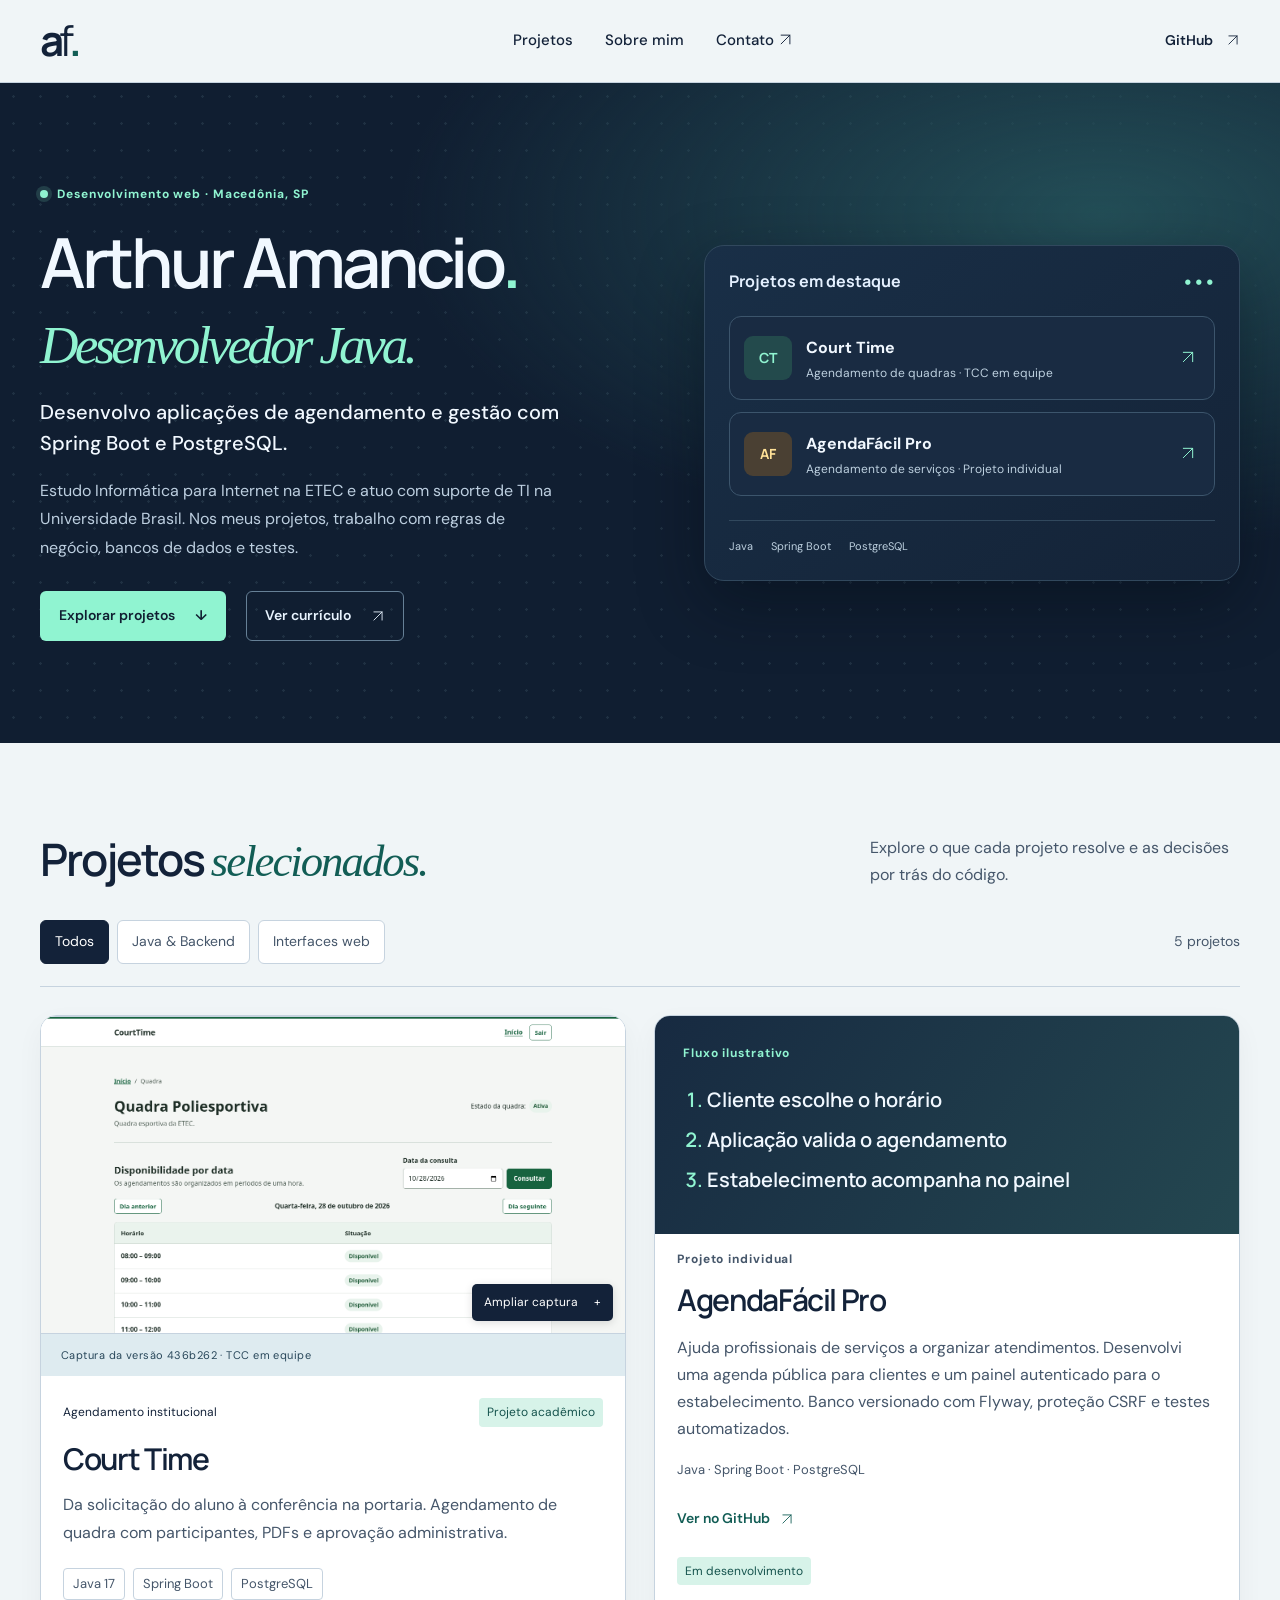
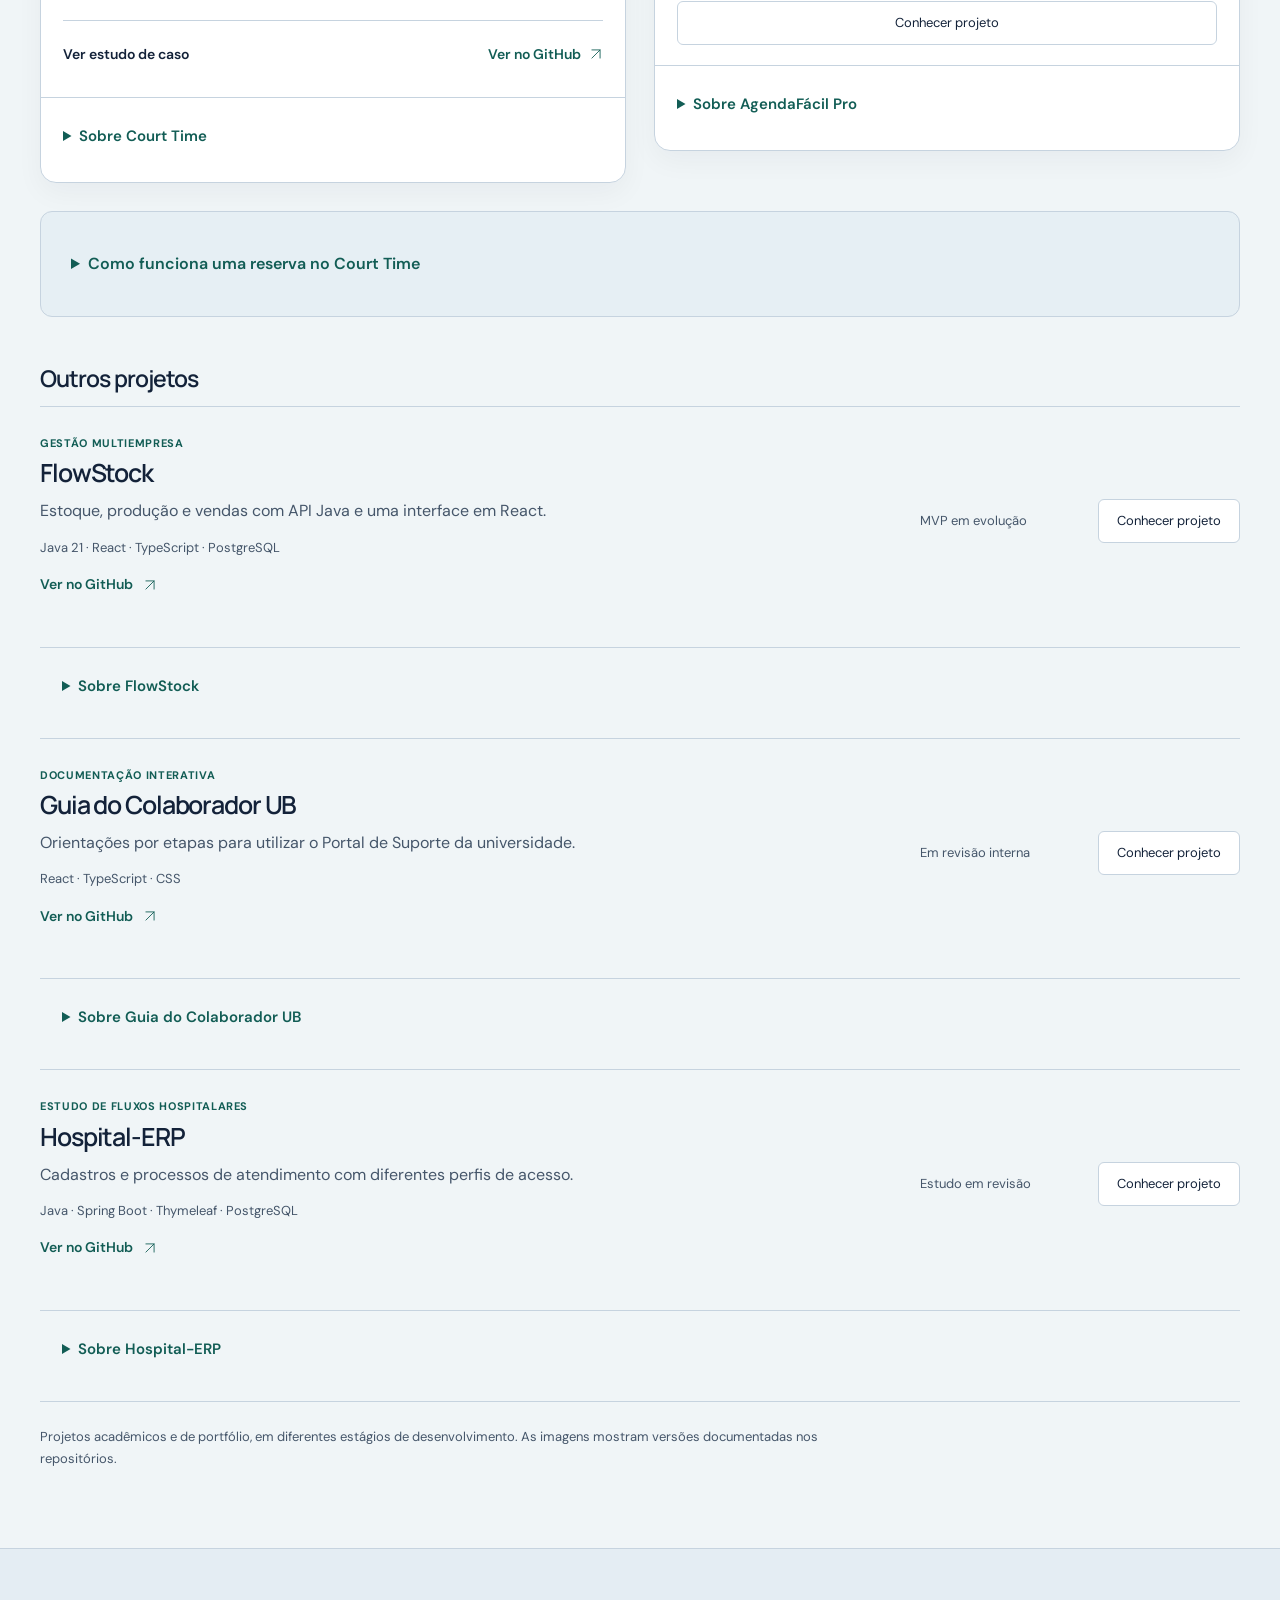
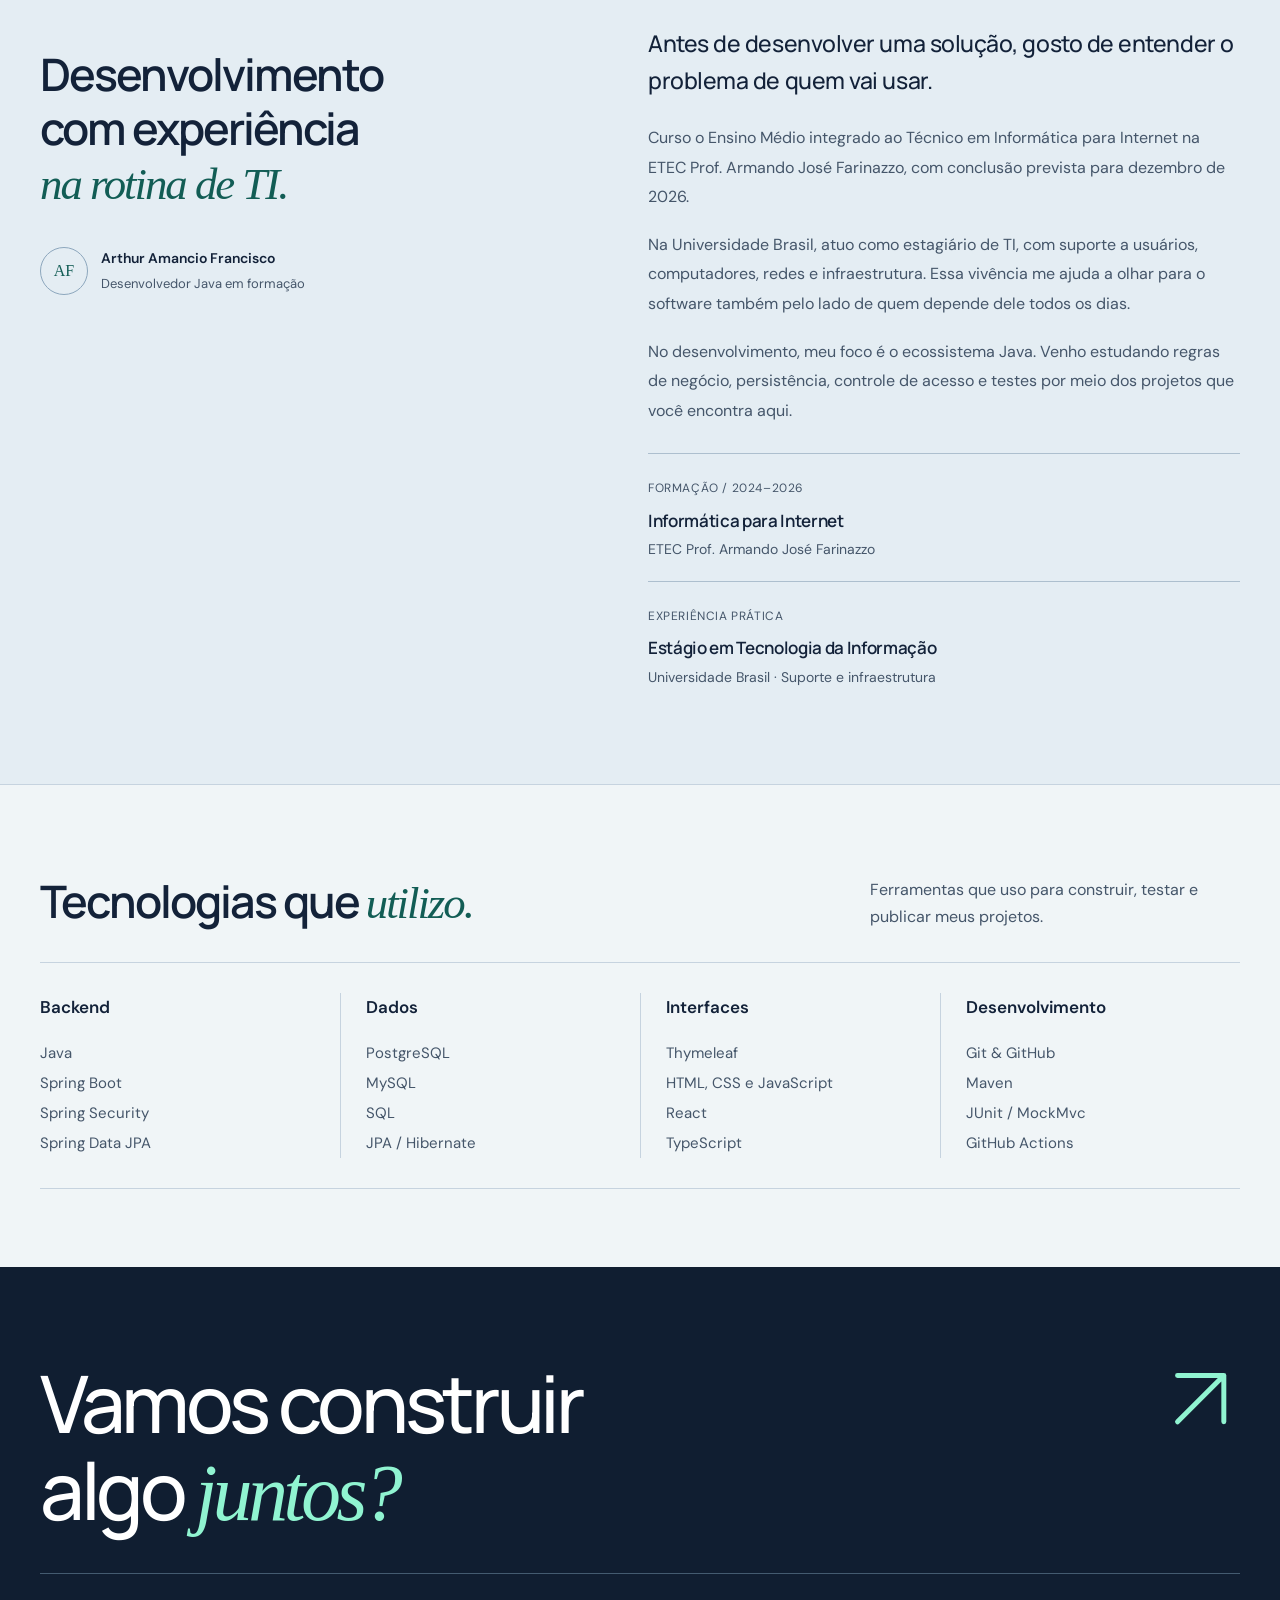
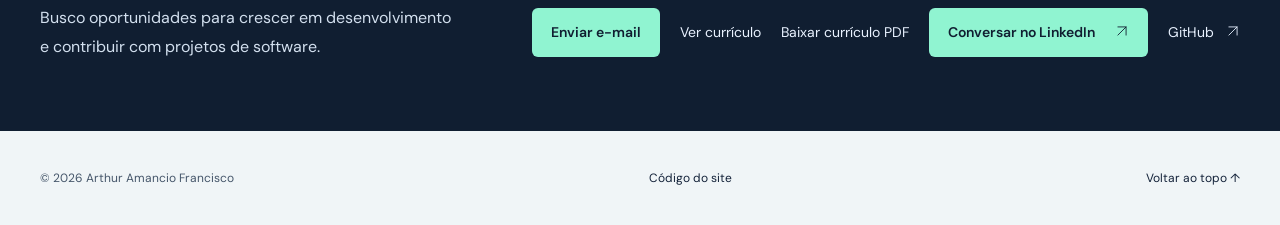
<file: index.html>
<!DOCTYPE html>

<html lang="pt-BR">
<head>
<meta charset="utf-8"/>
<meta content="width=device-width, initial-scale=1" name="viewport"/>
<meta content="Arthur Amancio Francisco. Desenvolvedor Java em formação, com projetos em Spring Boot, PostgreSQL e interfaces web. Conheça meu trabalho." name="description"/>
<meta content="#101e31" name="theme-color"/>
<meta content="Arthur Amancio — Desenvolvimento de software" property="og:title"/>
<meta content="Conheça os projetos de Arthur Amancio com Java, Spring Boot e PostgreSQL, incluindo Court Time e AgendaFácil Pro." property="og:description"/>
<link href="https://arthur-amancio-portfolio.onrender.com/" rel="canonical"/>
<meta content="website" property="og:type"/>
<meta content="pt_BR" property="og:locale"/>
<meta content="https://arthur-amancio-portfolio.onrender.com/" property="og:url"/>
<meta content="https://arthur-amancio-portfolio.onrender.com/assets/social-card-v2.png" property="og:image"/>
<meta content="1200" property="og:image:width"/>
<meta content="630" property="og:image:height"/>
<meta content="Arthur Amancio — Desenvolvimento Java, Spring Boot e PostgreSQL" property="og:image:alt"/>
<meta content="summary_large_image" name="twitter:card"/>
<meta content="https://arthur-amancio-portfolio.onrender.com/assets/social-card-v2.png" name="twitter:image"/>
<link href="https://fonts.googleapis.com" rel="preconnect"/>
<link crossorigin="" href="https://fonts.gstatic.com" rel="preconnect"/>
<link href="https://fonts.googleapis.com/css2?family=DM+Sans:wght@400;500;600;700&amp;family=Manrope:wght@400;500;600;700;800&amp;display=swap" rel="stylesheet"/>
<title>Arthur Amancio — Desenvolvimento de software</title>
<link href="assets/favicon.svg" rel="icon" type="image/svg+xml"/>
<link href="style.css?v=2e5b7633eae6" rel="stylesheet"/>
<script defer="" src="script.js?v=826a7a55858f"></script>
</head>
<body>
<a class="skip-link" href="#conteudo">Pular para o conteúdo</a>
<header class="site-header">
<div class="wrap header-inner">
<a aria-label="Arthur Amancio — início" class="brand" href="#inicio">a<span>f</span><i>.</i></a>
<button aria-controls="navigation" aria-expanded="false" class="menu-toggle" type="button">Menu <span aria-hidden="true">☰</span></button>
<nav aria-label="Navegação principal" id="navigation">
<a href="#projetos">Projetos</a><a href="#sobre">Sobre mim</a><a href="#contato">Contato <span aria-hidden="true"><svg aria-hidden="true" class="arrow" viewBox="0 0 24 24"><path d="M5 19 19 5M5 5h14v14"></path></svg></span></a>
</nav>
<a class="header-github" href="https://github.com/arthur-amancio">GitHub <span aria-hidden="true"><svg aria-hidden="true" class="arrow" viewBox="0 0 24 24"><path d="M5 19 19 5M5 5h14v14"></path></svg></span></a>
</div>
</header>
<main id="conteudo">
<div class="hero-band"><section aria-labelledby="hero-title" class="hero wrap" id="inicio">
<div class="hero-copy">
<p class="eyebrow hero-kicker"><span aria-hidden="true" class="status-dot"></span> Desenvolvimento web · Macedônia, SP</p>
<h1 id="hero-title">Arthur Amancio<span class="title-period">.</span><br><em>Desenvolvedor Java.</em></h1>
<p class="hero-subtitle">Desenvolvo aplicações de agendamento e gestão com Spring Boot e PostgreSQL.</p>
<p class="hero-description">Estudo Informática para Internet na ETEC e atuo com suporte de TI na Universidade Brasil. Nos meus projetos, trabalho com regras de negócio, bancos de dados e testes.</p>
<div class="actions">
  <a class="button button-dark" href="#projetos">Explorar projetos <span aria-hidden="true">↓</span></a>
  <a class="button button-outline" href="assets/curriculo.html">Ver currículo <svg class="arrow" viewBox="0 0 24 24" aria-hidden="true"><path d="M5 19 19 5M5 5h14v14"></path></svg></a>
</div>
</div>
<aside class="hero-visual" aria-labelledby="featured-title">
  <div class="visual-top">
    <p id="featured-title">Projetos em destaque</p>
    <span aria-hidden="true" class="window-dots">● ● ●</span>
  </div>
  <div class="hero-projects">
    <a class="hero-project" href="#projeto-courttime">
      <span aria-hidden="true" class="project-mark">CT</span>
      <span><strong>Court Time</strong><small>Agendamento de quadras · TCC em equipe</small></span>
      <span class="jump-arrow"><svg class="arrow" viewBox="0 0 24 24" aria-hidden="true"><path d="M5 19 19 5M5 5h14v14"></path></svg></span>
    </a>
    <a class="hero-project" href="#projeto-agenda">
      <span aria-hidden="true" class="project-mark project-mark-agenda">AF</span>
      <span><strong>AgendaFácil Pro</strong><small>Agendamento de serviços · Projeto individual</small></span>
      <span class="jump-arrow"><svg class="arrow" viewBox="0 0 24 24" aria-hidden="true"><path d="M5 19 19 5M5 5h14v14"></path></svg></span>
    </a>
  </div>
  <div class="visual-footer"><span>Java</span><span>Spring Boot</span><span>PostgreSQL</span></div>
</aside>
</section></div>
<section aria-labelledby="projects-title" class="wrap section projects" id="projetos">
<div class="section-heading"><div><h2 id="projects-title">Projetos <em>selecionados.</em></h2></div><p>Explore o que cada projeto resolve e as decisões por trás do código.</p></div>
<div class="filter-bar"><div aria-label="Filtrar projetos" class="filters" role="group"><button aria-pressed="true" data-filter="all" type="button">Todos</button><button aria-pressed="false" data-filter="java" type="button">Java &amp; Backend</button><button aria-pressed="false" data-filter="interface" type="button">Interfaces web</button></div><p aria-live="polite" class="result-count" id="filter-status">5 projetos</p></div>
<div class="featured-grid">
<article class="project-card" data-category="java" data-project="courttime" id="projeto-courttime">
<div class="project-image court-image"><a aria-label="Ampliar captura do Court Time" class="screenshot-button" data-image="courttime" href="assets/courttime.png"><img alt="Consulta de horários da quadra no Court Time" height="1000" loading="lazy" src="assets/courttime.png" width="1440"/><span class="zoom-hint">Ampliar captura <span aria-hidden="true">+</span></span></a><span class="image-label">Captura da versão 436b262 · TCC em equipe</span></div>
<div class="project-meta"><p>Agendamento institucional</p><span class="project-state">Projeto acadêmico</span></div>
<h3>Court Time</h3><p class="project-description">Da solicitação do aluno à conferência na portaria. Agendamento de quadra com participantes, PDFs e aprovação administrativa.</p><ul aria-label="Tecnologias do Court Time" class="tags"><li>Java 17</li><li>Spring Boot</li><li>PostgreSQL</li></ul>
<div class="project-actions"><a class="text-link" href="#estudo-courttime">Ver estudo de caso</a><a aria-label="Ver no GitHub: Court Time" class="repository-link" href="https://github.com/arthur-amancio/CourtTime">Ver no GitHub <span aria-hidden="true"><svg aria-hidden="true" class="arrow" viewBox="0 0 24 24"><path d="M5 19 19 5M5 5h14v14"></path></svg></span></a></div>
<details class="project-details" id="detalhes-courttime"><summary>Sobre Court Time</summary><p>TCC em equipe / Agendamento institucional</p><p>Sistema web desenvolvido em equipe para organizar o uso da quadra da ETEC. O processo passa por aluno, secretaria, administração e segurança, respeitando as regras institucionais de documentação e autorização.</p><ul><li>Consulta de horários e solicitação pelo aluno.</li><li>Lista de participantes e formulário oficial em PDF.</li><li>Conferência documental e registro da contribuição presencial.</li><li>Aprovação com revalidação de disponibilidade e controle de acesso.</li><li>Testes automatizados com PostgreSQL e integração contínua.</li></ul><p class="project-note">Projeto acadêmico. A assinatura é conferida pela secretaria; o pagamento permanece presencial. Imagem da baseline documentada 436b262.</p></details></article>
<article class="project-card agenda-card" data-category="java" data-project="agenda" id="projeto-agenda"><div class="agenda-visual"><p class="eyebrow">Fluxo ilustrativo</p><ol><li>Cliente escolhe o horário</li><li>Aplicação valida o agendamento</li><li>Estabelecimento acompanha no painel</li></ol></div><p class="eyebrow">Projeto individual</p><h3>AgendaFácil Pro</h3><p>Ajuda profissionais de serviços a organizar atendimentos. Desenvolvi uma agenda pública para clientes e um painel autenticado para o estabelecimento. Banco versionado com Flyway, proteção CSRF e testes automatizados.</p><span class="row-tech">Java · Spring Boot · PostgreSQL</span><a class="row-repo" href="https://github.com/arthur-amancio/AgendaFacil">Ver no GitHub <svg class="arrow" viewBox="0 0 24 24" aria-hidden="true"><path d="M5 19 19 5M5 5h14v14"></path></svg></a><span class="project-state">Em desenvolvimento</span><a class="row-link" href="#detalhes-agenda">Conhecer projeto</a><details class="project-details" id="detalhes-agenda"><summary>Sobre AgendaFácil Pro</summary><p>Em desenvolvimento / Agendamento de serviços</p><p>Sistema para pequenos estabelecimentos e profissionais de serviços. O cliente pode agendar pela área pública sem criar uma conta; o estabelecimento administra os atendimentos no painel protegido.</p><ul><li>Página pública de agendamento.</li><li>Painel administrativo autenticado.</li><li>Regras de horários e persistência com PostgreSQL.</li><li>Migrations com Flyway e proteção com Spring Security.</li><li>Testes automatizados e documentação de implantação.</li></ul><p class="project-note">Projeto de portfólio em desenvolvimento. Java, Spring Boot, Thymeleaf e PostgreSQL.</p><p><a href="https://github.com/arthur-amancio/AgendaFacil#como-executar">Ver como executar a agenda de demonstração local</a>.</p></details></article></div>
<details aria-labelledby="case-title" class="case-study" id="estudo-courttime"><summary>Como funciona uma reserva no Court Time</summary><h3 id="case-title">Uma reserva passa por mais de um responsável.</h3><div class="case-grid"><div><h4>O problema</h4><p>Organizar horários, participantes e documentos sem perder a conferência de cada etapa.</p></div><div><h4>A solução da equipe</h4><p>Um fluxo com quatro perfis e revalidação da disponibilidade antes da aprovação.</p></div><div><h4>Minhas contribuições documentadas</h4><ul><li><a href="https://github.com/arthur-amancio/CourtTime/commit/6978341430a88a0b28e8448555515a6eb2d6f71e">Apresentação do projeto no README.</a></li><li><a href="https://github.com/arthur-amancio/CourtTime/commit/c9ef3d1e93fcabc7891542b9d79bf9c3fc068671">Documentação do fechamento da revisão das regras da ETEC.</a></li><li><a href="https://github.com/arthur-amancio/CourtTime/commit/a21f46d0c35a4ec63162171774562004d3c995cb">Correção dos textos do aluno sobre assinatura gov.br.</a></li></ul><p>O sistema é um TCC em equipe. Os links identificam as alterações registradas na minha conta.</p></div></div><ol class="process-list"><li><strong>Aluno</strong><span>Solicita e reúne participantes e PDF.</span></li><li><strong>Secretaria</strong><span>Confere documentos e registra a contribuição presencial.</span></li><li><strong>Administração</strong><span>Revalida a disponibilidade e decide.</span></li><li><strong>Segurança</strong><span>Consulta a autorização e confere participantes.</span></li></ol><div class="case-evidence"><div><h4>Uma decisão técnica</h4><p>A aprovação revalida os horários dentro de uma transação para evitar reservas conflitantes. O repositório documenta a regra e os testes com PostgreSQL.</p><a class="row-repo" href="https://github.com/arthur-amancio/CourtTime#testes-e-build">Ver testes e documentação</a><br/><a class="row-repo" href="https://courttime-demo-k7g9.onrender.com/">Visitar página pública da demonstração</a><p class="project-note">A hospedagem gratuita pode levar um tempo para iniciar. As áreas de cada perfil exigem autenticação.</p><p class="project-note">Capturas da versão documentada 436b262; a interface atual pode apresentar diferenças.</p></div><a aria-label="Ampliar captura do Court Time no celular" class="mobile-capture" data-image="court-mobile" href="assets/courttime-mobile.png"><img alt="Consulta da quadra em uma tela de 390 pixels na versão documentada" height="1282" loading="lazy" src="assets/courttime-mobile.png" width="390"/><span>Ver no celular +</span></a></div></details>
<div class="project-list"><h3 class="other-projects-title">Outros projetos</h3>
<article class="project-row" data-category="java interface" data-project="flowstock" id="projeto-flowstock"><div class="row-main"><p class="eyebrow">GESTÃO MULTIEMPRESA</p><h3>FlowStock</h3><p>Estoque, produção e vendas com API Java e uma interface em React.</p><span class="row-tech">Java 21 · React · TypeScript · PostgreSQL</span><a class="row-repo" href="https://github.com/arthur-amancio/ControleEstoque">Ver no GitHub <svg class="arrow" viewBox="0 0 24 24" aria-hidden="true"><path d="M5 19 19 5M5 5h14v14"></path></svg></a></div><span class="row-status">MVP em evolução</span><a class="row-link" href="#detalhes-flowstock">Conhecer projeto</a><details class="project-details" id="detalhes-flowstock"><summary>Sobre FlowStock</summary><p>MVP em evolução / Gestão multiempresa</p><p>Estudo de gestão para pequenos negócios, com API em Spring Boot e interface em React. Reúne estoque, produção e vendas em uma estrutura com separação por empresa.</p><ul><li>Cadastro de produtos e clientes.</li><li>Movimentações de estoque, produção e vendas.</li><li>Autenticação com JWT e Spring Security.</li><li>Área administrativa para empresas, planos e auditoria.</li><li>Frontend React com TypeScript e banco PostgreSQL.</li></ul><p class="project-note">MVP de estudo e portfólio, ainda em evolução. Cobrança de assinaturas e integração de pagamentos estão entre as próximas etapas.</p></details></article>
<article class="project-row" data-category="interface" data-project="guia" id="projeto-guia"><div class="row-main"><p class="eyebrow">DOCUMENTAÇÃO INTERATIVA</p><h3>Guia do Colaborador UB</h3><p>Orientações por etapas para utilizar o Portal de Suporte da universidade.</p><span class="row-tech">React · TypeScript · CSS</span><a class="row-repo" href="https://github.com/arthur-amancio/Guia-Orienta-o-UB">Ver no GitHub <svg class="arrow" viewBox="0 0 24 24" aria-hidden="true"><path d="M5 19 19 5M5 5h14v14"></path></svg></a></div><span class="row-status">Em revisão interna</span><a class="row-link" href="#detalhes-guia">Conhecer projeto</a><details class="project-details" id="detalhes-guia"><summary>Sobre Guia do Colaborador UB</summary><p>Em revisão interna / Documentação interativa</p><p>Tutorial visual para orientar colaboradores da Universidade Brasil no uso do Portal de Suporte. O guia explica o caminho; os chamados continuam sendo registrados no portal oficial.</p><ul><li>Tutorial organizado em cinco etapas.</li><li>Capturas reais e sanitizadas do portal.</li><li>Marcações e legendas para identificar campos e ações.</li><li>Navegação por teclado e adaptação para celular.</li><li>React, TypeScript, CSS e conteúdo estruturado.</li></ul><p class="project-note">Em revisão interna. O repositório não confirma publicação ou aprovação institucional da versão atual.</p></details></article>
<article class="project-row" data-category="java" data-project="hospital" id="projeto-hospital"><div class="row-main"><p class="eyebrow">ESTUDO DE FLUXOS HOSPITALARES</p><h3>Hospital-ERP</h3><p>Cadastros e processos de atendimento com diferentes perfis de acesso.</p><span class="row-tech">Java · Spring Boot · Thymeleaf · PostgreSQL</span><a class="row-repo" href="https://github.com/arthur-amancio/Hospital-ERP">Ver no GitHub <svg class="arrow" viewBox="0 0 24 24" aria-hidden="true"><path d="M5 19 19 5M5 5h14v14"></path></svg></a></div><span class="row-status">Estudo em revisão</span><a class="row-link" href="#detalhes-hospital">Conhecer projeto</a><details class="project-details" id="detalhes-hospital"><summary>Sobre Hospital-ERP</summary><p>Estudo em revisão / Fluxos hospitalares</p><p>Aplicação acadêmica para praticar cadastros e operações de um sistema hospitalar com Java e Spring Boot. O foco é aprendizado, com dados fictícios.</p><ul><li>Cadastros de pacientes, médicos, funcionários e usuários.</li><li>Consultas, agenda e atendimentos.</li><li>Internações, leitos e movimentação de medicamentos.</li><li>Autenticação e autorização por perfil.</li><li>Testes de acesso e documentação das limitações.</li></ul><p class="project-note">Estudo em revisão. Não preparado para operação hospitalar ou armazenamento de prontuários reais.</p></details></article>
</div>
<p class="project-note">Projetos acadêmicos e de portfólio, em diferentes estágios de desenvolvimento. As imagens mostram versões documentadas nos repositórios.</p>
</section>
<section aria-labelledby="about-title" class="about-section" id="sobre"><div class="wrap about-grid">
<div class="about-intro"><h2 id="about-title">Desenvolvimento<br/>com experiência<br/><em>na rotina de TI.</em></h2><div class="about-signature"><span aria-hidden="true" class="signature-mark">AF</span><div><strong>Arthur Amancio Francisco</strong><span>Desenvolvedor Java em formação</span></div></div></div>
<div class="about-content"><p class="about-lead">Antes de desenvolver uma solução, gosto de entender o problema de quem vai usar.</p><p>Curso o Ensino Médio integrado ao Técnico em Informática para Internet na ETEC Prof. Armando José Farinazzo, com conclusão prevista para dezembro de 2026.</p><p>Na Universidade Brasil, atuo como estagiário de TI, com suporte a usuários, computadores, redes e infraestrutura. Essa vivência me ajuda a olhar para o software também pelo lado de quem depende dele todos os dias.</p><p>No desenvolvimento, meu foco é o ecossistema Java. Venho estudando regras de negócio, persistência, controle de acesso e testes por meio dos projetos que você encontra aqui.</p><div class="experience"><div><span class="experience-label">FORMAÇÃO / 2024–2026</span><h3>Informática para Internet</h3><p>ETEC Prof. Armando José Farinazzo</p></div><div><span class="experience-label">EXPERIÊNCIA PRÁTICA</span><h3>Estágio em Tecnologia da Informação</h3><p>Universidade Brasil · Suporte e infraestrutura</p></div></div></div>
</div></section>
<section aria-labelledby="toolbox-title" class="wrap section toolbox"><div class="section-heading"><div><h2 id="toolbox-title">Tecnologias que <em>utilizo.</em></h2></div><p>Ferramentas que uso para construir, testar e publicar meus projetos.</p></div><dl class="toolbox-grid"><div><dt>Backend</dt><dd>Java<br/>Spring Boot<br/>Spring Security<br/>Spring Data JPA</dd></div><div><dt>Dados</dt><dd>PostgreSQL<br/>MySQL<br/>SQL<br/>JPA / Hibernate</dd></div><div><dt>Interfaces</dt><dd>Thymeleaf<br/>HTML, CSS e JavaScript<br/>React<br/>TypeScript</dd></div><div><dt>Desenvolvimento</dt><dd>Git &amp; GitHub<br/>Maven<br/>JUnit / MockMvc<br/>GitHub Actions</dd></div></dl></section>
<section aria-labelledby="contact-title" class="contact-section" id="contato"><div class="wrap contact-inner"><h2 id="contact-title">Vamos construir<br/>algo <em>juntos?</em><span aria-hidden="true"><svg aria-hidden="true" class="arrow" viewBox="0 0 24 24"><path d="M5 19 19 5M5 5h14v14"></path></svg></span></h2><div class="contact-bottom"><p>Busco oportunidades para crescer em desenvolvimento<br/>e contribuir com projetos de software.</p><div class="actions"><a class="button button-light" href="mailto:arthurfrancisco2510@gmail.com">Enviar e-mail</a><a class="contact-github" href="assets/curriculo.html">Ver currículo</a><a class="contact-github" download="Arthur-Amancio-Curriculo.pdf" href="assets/Arthur-Amancio-Curriculo.pdf">Baixar currículo PDF</a><a class="button button-light" href="https://www.linkedin.com/in/arthur-amancio-francisco/">Conversar no LinkedIn <span aria-hidden="true"><svg aria-hidden="true" class="arrow" viewBox="0 0 24 24"><path d="M5 19 19 5M5 5h14v14"></path></svg></span></a><a class="contact-github" href="https://github.com/arthur-amancio">GitHub <span aria-hidden="true"><svg aria-hidden="true" class="arrow" viewBox="0 0 24 24"><path d="M5 19 19 5M5 5h14v14"></path></svg></span></a></div></div></div></section>
</main>
<footer class="wrap footer"><p>© <span id="year">2026</span> Arthur Amancio Francisco</p><a href="https://github.com/arthur-amancio/Portifolio">Código do site</a><a href="#inicio">Voltar ao topo ↑</a></footer>
<dialog aria-labelledby="image-title" id="image-dialog"><div class="image-dialog-header"><h2 id="image-title">Captura do projeto</h2><button aria-label="Fechar captura" class="close-dialog" id="close-image" type="button">×</button></div><img alt="" id="image-preview"/><p id="image-caption"></p></dialog>
</body>
</html>
</file>
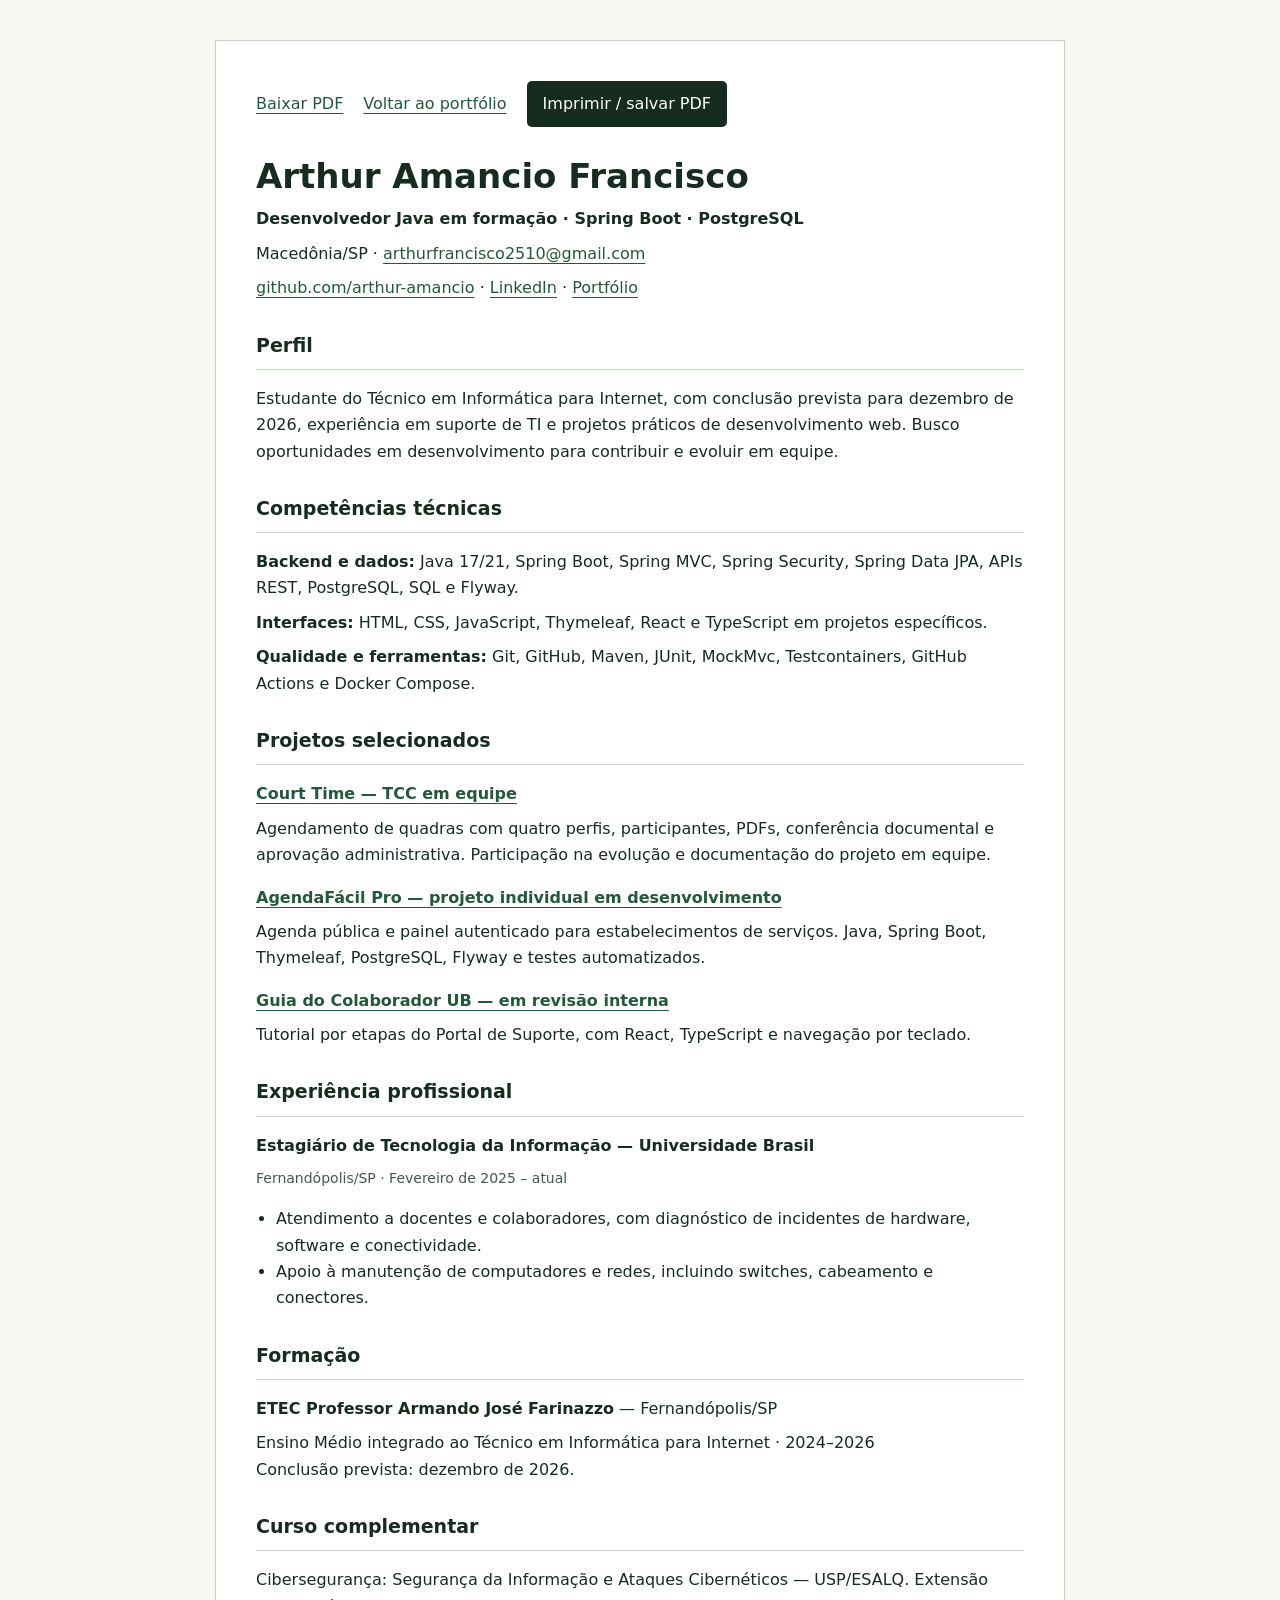
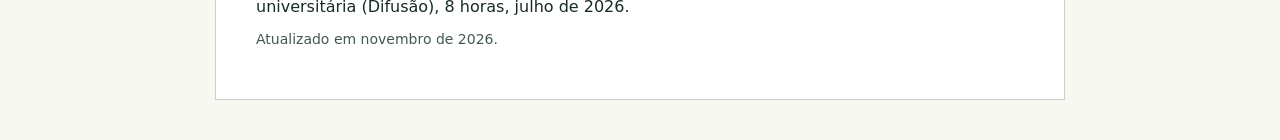
<file: assets/curriculo.html>
<!doctype html><html lang="pt-BR"><head><meta charset="utf-8"><meta name="viewport" content="width=device-width,initial-scale=1"><title>Currículo — Arthur Amancio Francisco</title><meta name="description" content="Currículo de Arthur Amancio Francisco, desenvolvedor Java em formação e estagiário de TI."><link rel="canonical" href="https://arthur-amancio-portfolio.onrender.com/assets/curriculo.html"><link rel="icon" href="favicon.svg"><style>
*{box-sizing:border-box}body{font:16px/1.65 system-ui,sans-serif;background:#f8f8f3;color:#172c21;margin:0}main{max-width:850px;margin:40px auto;padding:40px;background:#fff;border:1px solid #c7d1c5}a{color:#24583c;text-underline-offset:4px}a:focus-visible,button:focus-visible{outline:3px solid #a85b00;outline-offset:4px}h1{font-size:34px;line-height:1.15;margin-bottom:10px}h2{font-size:19px;border-bottom:1px solid #c7d1c5;padding-bottom:8px;margin-top:28px}h3{font-size:16px;margin-bottom:4px}p{margin:8px 0}nav{display:flex;gap:20px;align-items:center;flex-wrap:wrap;margin-bottom:30px}button{font:inherit;background:#172c21;color:#fff;padding:10px 16px;border:0;border-radius:5px;cursor:pointer;min-height:44px}.meta{color:#43594b;font-size:14px}ul{padding-left:20px}.contact{overflow-wrap:anywhere}@media(max-width:600px){main{padding:24px;margin:0;border:0}h1{font-size:29px}}@page{size:A4;margin:15mm}@media print{body{background:#fff;font-size:10pt;line-height:1.4}main{margin:0;padding:0;border:0;max-width:none}nav{display:none}h1{font-size:23pt}h2{font-size:13pt;margin-top:17px}h3{font-size:11pt}a{color:inherit;text-decoration:none}.meta{font-size:9pt}section{break-inside:avoid}}
</style><script src="curriculo.js" defer></script></head><body><main><nav aria-label="Ações do currículo"><a href="Arthur-Amancio-Curriculo.pdf" download>Baixar PDF</a><a href="../">Voltar ao portfólio</a><button type="button" id="print-resume">Imprimir / salvar PDF</button></nav><header><h1>Arthur Amancio Francisco</h1><p><strong>Desenvolvedor Java em formação · Spring Boot · PostgreSQL</strong></p><p class="contact">Macedônia/SP · <a href="mailto:arthurfrancisco2510@gmail.com">arthurfrancisco2510@gmail.com</a></p><p><a href="https://github.com/arthur-amancio">github.com/arthur-amancio</a> · <a href="https://www.linkedin.com/in/arthur-amancio-francisco/">LinkedIn</a> · <a href="https://arthur-amancio-portfolio.onrender.com/">Portfólio</a></p></header><section><h2>Perfil</h2><p>Estudante do Técnico em Informática para Internet, com conclusão prevista para dezembro de 2026, experiência em suporte de TI e projetos práticos de desenvolvimento web. Busco oportunidades em desenvolvimento para contribuir e evoluir em equipe.</p></section><section><h2>Competências técnicas</h2><p><strong>Backend e dados:</strong> Java 17/21, Spring Boot, Spring MVC, Spring Security, Spring Data JPA, APIs REST, PostgreSQL, SQL e Flyway.</p><p><strong>Interfaces:</strong> HTML, CSS, JavaScript, Thymeleaf, React e TypeScript em projetos específicos.</p><p><strong>Qualidade e ferramentas:</strong> Git, GitHub, Maven, JUnit, MockMvc, Testcontainers, GitHub Actions e Docker Compose.</p></section><section><h2>Projetos selecionados</h2><h3><a href="https://github.com/arthur-amancio/CourtTime">Court Time — TCC em equipe</a></h3><p>Agendamento de quadras com quatro perfis, participantes, PDFs, conferência documental e aprovação administrativa. Participação na evolução e documentação do projeto em equipe.</p><h3><a href="https://github.com/arthur-amancio/AgendaFacil">AgendaFácil Pro — projeto individual em desenvolvimento</a></h3><p>Agenda pública e painel autenticado para estabelecimentos de serviços. Java, Spring Boot, Thymeleaf, PostgreSQL, Flyway e testes automatizados.</p><h3><a href="https://github.com/arthur-amancio/Guia-Orienta-o-UB">Guia do Colaborador UB — em revisão interna</a></h3><p>Tutorial por etapas do Portal de Suporte, com React, TypeScript e navegação por teclado.</p></section><section><h2>Experiência profissional</h2><h3>Estagiário de Tecnologia da Informação — Universidade Brasil</h3><p class="meta">Fernandópolis/SP · Fevereiro de 2025 – atual</p><ul><li>Atendimento a docentes e colaboradores, com diagnóstico de incidentes de hardware, software e conectividade.</li><li>Apoio à manutenção de computadores e redes, incluindo switches, cabeamento e conectores.</li></ul></section><section><h2>Formação</h2><p><strong>ETEC Professor Armando José Farinazzo</strong> — Fernandópolis/SP</p><p>Ensino Médio integrado ao Técnico em Informática para Internet · 2024–2026<br>Conclusão prevista: dezembro de 2026.</p></section><section><h2>Curso complementar</h2><p>Cibersegurança: Segurança da Informação e Ataques Cibernéticos — USP/ESALQ. Extensão universitária (Difusão), 8 horas, julho de 2026.</p></section><p class="meta">Atualizado em novembro de 2026.</p></main></body></html>
</file>
<file: style.css>
:root {
  --paper: #f0f5f7;
  --white: #ffffff;
  --ink: #132239;
  --green: #125d55;
  --muted: #45566a;
  --line: #c6d3df;
  --deep: #101e31;
  --lime: #90f4d1;
  --display: 'Manrope', system-ui, sans-serif;
  --body: 'DM Sans', system-ui, sans-serif;
}
* { box-sizing: border-box; }
html { scroll-behavior: smooth; scroll-padding-top: 110px; }
body { margin: 0; background: var(--paper); color: var(--ink); font: 16px/1.7 var(--body); -webkit-font-smoothing: antialiased; }
button, a { -webkit-tap-highlight-color: transparent; }
button { font: inherit; color: inherit; cursor: pointer; }
a { color: inherit; text-decoration: none; }
a:focus-visible, button:focus-visible { outline: 3px solid #a85b00; outline-offset: 4px; }
h1, h2, h3, p { margin: 0; }
h1, h2, h3 { font-family: var(--display); line-height: 1.16; letter-spacing: -.045em; }
h1, h2, h3 { font-weight: 600; }
h2 { font-size: clamp(32px, 3.5vw, 48px); }
h1 em, h2 em { font-family: Georgia, 'Times New Roman', serif; font-weight: 400; color: var(--green); }
img { display: block; max-width: 100%; }
[hidden] { display: none !important; }
.wrap { width: min(1240px, calc(100% - 80px)); margin-inline: auto; }
.eyebrow, .mini-label { font-size: 12px; font-weight: 700; letter-spacing: .075em; line-height: 1.5; }
.eyebrow { color: var(--green); }
.skip-link { position: fixed; left: 16px; top: -100px; z-index: 100; background: white; padding: 12px 20px; }
.skip-link:focus { top: 12px; }
.site-header { position: sticky; top: 0; z-index: 20; background: var(--paper); border-bottom: 1px solid var(--line); }
.header-inner { height: 82px; display: flex; align-items: center; justify-content: space-between; gap: 24px; }
.brand { font: bold 42px/.8 var(--display); letter-spacing: -.12em; width: 100px; }
.brand span { font-weight: 400; }
.brand i { color: var(--green); font-style: normal; }
.header-inner nav { display: flex; gap: 32px; font-size: 15px; font-weight: 500; }
.header-inner nav a, .header-github { padding-block: 12px; }
a:hover, .text-link:hover { color: var(--green); }
.header-github { font-size: 14px; font-weight: 600; }
.header-github span { margin-left: 10px; }
.menu-toggle { display: none; }
.hero { display: grid; grid-template-columns: 1.1fr 1fr; gap: 48px; align-items: center; padding-block: 62px; }
.hero-copy > .eyebrow { display: flex; align-items: center; gap: 9px; }
.status-dot { height: 8px; width: 8px; border-radius: 50%; background: var(--green); flex-shrink: 0; }
h1 { font-size: clamp(42px, 4.8vw, 66px); margin: 22px 0; letter-spacing: -.055em; line-height: 1.08; }
h1 em { display: inline-block; }
.hero-subtitle { max-width: 520px; font-size: 20px; font-weight: 500; line-height: 1.55; }
.hero-description { max-width: 520px; margin-top: 18px; color: var(--muted); font-size: 16px; line-height: 1.8; }
.actions { display: flex; align-items: center; gap: 20px; flex-wrap: wrap; }
.hero .actions { margin-top: 28px; }
.button { display: inline-flex; align-items: center; justify-content: space-between; gap: 20px; padding: 14px 18px; border: 1px solid transparent; border-radius: 6px; font-size: 14px; font-weight: 600; line-height: 1.4; min-height: 48px; }
.button-dark { color: white; background: var(--ink); }
.button-dark:hover { color: white; background: var(--green); }
.text-link { display: inline-flex; gap: 12px; align-items: center; border: 0; padding: 10px 0; min-height: 44px; background: none; font-size: 14px; font-weight: 600; }
.hero-visual { position: relative; background: #14263c; border: 1px solid #31485d; border-radius: 12px; padding: 24px; overflow: hidden; }
.visual-top, .visual-footer, .window-bar { display: flex; align-items: center; justify-content: space-between; gap: 12px; }
.visual-top { color: #e4f0ff; }
.visual-number { font: 11px monospace; }
.window-dots { letter-spacing: 2px; font-size: 7px; color: #90f4d1; }
.visual-footer { margin-top: 24px; padding-top: 16px; border-top: 1px solid #31485d; font-size: 11px; color: #bdd0df; flex-wrap: wrap; }
.section { padding-block: 78px; }
.section-heading { display: flex; justify-content: space-between; gap: 32px; align-items: flex-end; margin-bottom: 32px; }
.section-heading h2 { margin-top: 12px; }
.section-heading > p { font-size: 16px; color: var(--muted); max-width: 370px; line-height: 1.7; }
.filter-bar { display: flex; justify-content: space-between; align-items: center; gap: 16px; padding-bottom: 22px; margin-bottom: 28px; border-bottom: 1px solid var(--line); flex-wrap: wrap; }
.filters { display: flex; gap: 8px; flex-wrap: wrap; }
.filters button { min-height: 44px; font-size: 14px; border: 1px solid var(--line); background: white; padding: 9px 14px; border-radius: 6px; color: var(--muted); white-space: nowrap; }
.filters button[aria-pressed=true] { background: var(--ink); border-color: var(--ink); color: white; }
.filters button span { font-size: 12px; margin-left: 8px; }
.result-count { font-size: 14px; color: var(--muted); }
.featured-grid { display: grid; grid-template-columns: repeat(2,minmax(0,1fr)); gap: 28px; align-items: start; }
.project-card { min-width: 0; border: 1px solid var(--line); border-radius: 12px; overflow: hidden; padding-bottom: 22px; background: white; display: flex; flex-direction: column; }
.project-image { background: #deebf0; }
.screenshot-button { display: block; position: relative; border: 0; border-block: 1px solid #c6d3df; width: 100%; background: white; padding: 0; }
.screenshot-button img { width: 100%; height: auto; aspect-ratio: 1.85; object-fit: cover; object-position: top; }
.zoom-hint { position: absolute; right: 12px; bottom: 12px; display: flex; align-items: center; gap: 16px; background: var(--ink); color: white; padding: 8px 12px; border-radius: 5px; font-size: 12px; box-shadow: 0 2px 8px #0002; }
.screenshot-button:hover .zoom-hint { background: var(--green); }
.image-label { display: block; padding: 12px 20px; font-size: 11px; letter-spacing: .04em; color: #28475a; }
.project-meta { display: flex; justify-content: space-between; flex-wrap: wrap; align-items: center; margin: 22px 22px 0; gap: 10px; }
.project-meta > p { font-size: 12px; }
.project-state { font-size: 12px; color: #15534d; background: #d7f3e9; padding: 4px 8px; border-radius: 4px; }
.project-card h3 { font-size: 30px; margin: 15px 22px 0; }
.project-description { font-size: 16px; color: var(--muted); margin: 14px 22px 0; line-height: 1.8; }
.tags { display: flex; gap: 8px; flex-wrap: wrap; list-style: none; padding: 0; margin: 20px 22px; }
.tags li { font-size: 13px; border: 1px solid var(--line); padding: 4px 9px; border-radius: 4px; color: var(--muted); }
.project-actions { display: flex; justify-content: space-between; align-items: center; gap: 14px; margin: auto 22px 0; border-top: 1px solid var(--line); padding-top: 12px; flex-wrap: wrap; }
.repository-link { font-size: 14px; color: var(--green); font-weight: 600; min-height: 44px; display: inline-flex; align-items: center; gap: 8px; }
.project-list { margin-top: 38px; }
.project-row { display: grid; grid-template-columns: minmax(0,1fr) 160px 142px; gap: 20px; align-items: center; padding: 28px 0; border-top: 1px solid var(--line); }
.project-row:last-child { border-bottom: 1px solid var(--line); }
.row-main > .eyebrow { font-size: 11px; letter-spacing: .06em; }
.row-main h3 { font-size: 25px; margin-top: 7px; }
.row-main > p:not(.eyebrow) { color: var(--muted); font-size: 16px; margin-top: 10px; }
.row-tech { display: block; font-size: 13px; color: var(--muted); margin-top: 12px; }
.row-repo { display: inline-flex; gap: 10px; align-items: center; min-height: 44px; margin-top: 4px; font-size: 14px; color: var(--green); font-weight: 600; }
.row-status { font-size: 13px; color: var(--muted); }
.row-link { display: inline-flex; align-items: center; justify-content: center; gap: 9px; padding: 10px 12px; min-height: 44px; border: 1px solid var(--line); background: white; border-radius: 6px; font-size: 13px; }
.row-link:hover { background: var(--ink); color: white; border-color: var(--ink); }
.project-note { font-size: 13px; color: var(--muted); margin-top: 24px; max-width: 850px; }
.about-section { background: #e4edf3; border-block: 1px solid #c6d3df; padding-block: 76px; }
.about-grid { display: grid; grid-template-columns: 1fr 1.1fr; gap: 70px; }
.about-intro h2 { margin-top: 22px; line-height: 1.2; }
.about-signature { display: flex; align-items: center; gap: 13px; margin-top: 35px; }
.signature-mark { width: 48px; height: 48px; display: grid; place-items: center; border: 1px solid #8ca6bc; border-radius: 50%; font: 16px Georgia, serif; color: var(--green); flex-shrink: 0; }
.about-signature strong { display: block; font-size: 14px; font-weight: 600; }
.about-signature div > span { display: block; font-size: 13px; color: var(--muted); margin-top: 3px; }
.about-content > p { color: var(--muted); font-size: 16px; margin-top: 18px; line-height: 1.85; }
.about-content > .about-lead { font: 500 23px/1.6 var(--display); color: var(--ink); margin: 0 0 24px; letter-spacing: -.02em; }
.experience { margin-top: 28px; }
.experience > div { padding-block: 19px; border-top: 1px solid #adbfce; }
.experience-label { font-size: 12px; letter-spacing: .05em; color: var(--muted); }
.experience h3 { font: 600 17px/1.5 var(--display); margin-top: 7px; letter-spacing: -.02em; }
.experience p { font-size: 14px; color: var(--muted); margin-top: 5px; }
.toolbox-grid { display: grid; grid-template-columns: repeat(4,1fr); margin: 0; border-block: 1px solid var(--line); padding: 30px 0; }
.toolbox-grid > div { padding-left: 25px; border-left: 1px solid var(--line); }
.toolbox-grid > div:first-child { padding-left: 0; border: 0; }
.toolbox-grid dt { font-size: 17px; font-weight: 600; margin-bottom: 16px; }
.toolbox-grid dd { margin: 0; font-size: 15px; line-height: 2; color: var(--muted); }
.contact-section { background: var(--deep); color: white; padding: 70px 0; }
.contact-section .eyebrow { color: #d0e2bc; }
.contact-section h2 { position: relative; font-size: clamp(40px,6.2vw,82px); margin-top: 22px; font-weight: 500; line-height: 1.1; letter-spacing: -.055em; padding-right: 70px; }
.contact-section h2 em { color: var(--lime); }
.contact-section h2 > span { position: absolute; right: 0; top: 0; color: var(--lime); font-size: 1em; line-height: 1; }
.contact-bottom { display: flex; align-items: center; justify-content: space-between; gap: 30px; border-top: 1px solid #445b70; padding-top: 30px; margin-top: 35px; }
.contact-bottom > p { font-size: 16px; color: #d3e0ef; line-height: 1.8; }
.button-light { background: var(--lime); color: var(--deep); }
.button-light:hover { color: var(--deep); background: #c2ffe9; }
.contact-github { font-size: 14px; color: #e9f2ff; display: inline-flex; gap: 12px; min-height: 44px; align-items: center; }
.contact-github:hover { color: white; text-decoration: underline; }
.footer { padding-block: 25px; display: flex; align-items: center; justify-content: space-between; gap: 16px; font-size: 12px; color: var(--muted); flex-wrap: wrap; }
.footer a { min-height: 44px; display: inline-flex; align-items: center; color: var(--ink); }
svg.arrow { width: 1em; height: 1em; display: inline-block; vertical-align: -.12em; stroke: currentColor; fill: none; stroke-width: 1.5; stroke-linecap: round; stroke-linejoin: round; }
dialog { color: var(--ink); background: var(--paper); border: 1px solid var(--line); border-radius: 12px; max-width: 680px; width: calc(100% - 32px); padding: 30px; max-height: 88vh; overflow: auto; }
dialog::backdrop { background: #101e31dc; backdrop-filter: blur(4px); }
.dialog-top, .image-dialog-header { display: flex; justify-content: space-between; align-items: center; gap: 16px; margin-bottom: 20px; }
.close-dialog { min-width: 44px; height: 44px; border: 1px solid var(--line); border-radius: 50%; background: white; font-size: 28px; line-height: 1; flex-shrink: 0; }
dialog h3 { font: 600 17px var(--display); letter-spacing: 0; margin-top: 25px; }
dialog ul { font-size: 16px; padding-left: 22px; line-height: 1.8; color: var(--muted); }
dialog li + li { margin-top: 9px; }
#image-dialog { max-width: 1440px; width: calc(100% - 32px); padding: 20px; }
.image-dialog-header h2 { font-size: 22px; letter-spacing: -.02em; }
#image-preview { width: 100%; height: auto; }
#image-caption { font-size: 14px; color: var(--muted); margin-top: 15px; }

@media (max-width: 1100px) {
  .wrap { width: calc(100% - 56px); }
  .hero { gap: 28px; }
  h1 { font-size: 4.9vw; }
  .hero-subtitle { font-size: 18px; }
  .visual-footer { font-size: 10px; }
  .project-row { grid-template-columns: minmax(0,1fr) 125px; gap: 16px; }
  .row-status { grid-column: 1; grid-row: 2; }
  .row-link { grid-column: 2; grid-row: 1 / span 2; }
  .about-grid { gap: 38px; }
  .contact-bottom { align-items: flex-start; flex-direction: column; }
}
@media (max-width: 780px) {
  html { scroll-padding-top: 90px; }
  .wrap { width: calc(100% - 40px); }
  .header-inner { height: 72px; position: relative; }
  .brand { font-size: 36px; width: auto; }
  .header-github { display: none; }
  .menu-toggle { display: flex; align-items: center; gap: 15px; background: white; border: 1px solid var(--line); padding: 9px 13px; min-height: 44px; font-size: 14px; border-radius: 6px; }
  .header-inner nav { display: none; position: absolute; z-index: 25; top: 72px; left: -20px; right: -20px; background: var(--paper); border-bottom: 1px solid var(--line); padding: 15px 20px; gap: 20px; box-shadow: 0 8px 12px #1839250d; flex-wrap: wrap; }
  .header-inner nav.is-open { display: flex; }
  .hero { grid-template-columns: 1fr; padding-block: 38px; gap: 34px; }
  h1 { font-size: clamp(36px,7.8vw,58px); margin: 22px 0; }
  .hero-subtitle { font-size: 19px; }
  .hero-description { font-size: 16px; }
  .hero .actions { gap: 18px; }
  .hero-visual { padding: 20px; }
  .visual-footer { font-size: 11px; }
  .section { padding-block: 54px; }
  .section-heading { display: block; margin-bottom: 25px; }
  .section-heading h2 { font-size: 36px; }
  .section-heading > p { font-size: 16px; margin-top: 18px; }
  .filter-bar { align-items: flex-start; }
  .filters button { font-size: 13px; padding: 9px 11px; }
  .result-count { font-size: 13px; }
  .featured-grid { grid-template-columns: 1fr; gap: 26px; }
  .project-card { display: flex; flex-direction: column; }
  .project-meta { margin-inline: 18px; }
  .project-card h3, .project-description, .tags, .project-actions { margin-inline: 18px; }
  .project-state { font-size: 11px; }
  .project-list { margin-top: 30px; }
  .project-row { grid-template-columns: minmax(0,1fr); gap: 12px; padding: 25px 0; }
  .row-status { grid-column: 1; grid-row: auto; font-size: 13px; }
  .row-link { grid-column: 1; grid-row: auto; justify-self: start; font-size: 14px; }
  .row-main h3 { font-size: 25px; }
  .row-main > p:not(.eyebrow) { font-size: 16px; }
  .row-tech { font-size: 13px; }
  .project-note { font-size: 13px; }
  .about-section { padding-block: 54px; }
  .about-grid { grid-template-columns: 1fr; gap: 34px; }
  .about-intro h2 { font-size: 36px; }
  .about-signature { margin-top: 28px; }
  .about-content > .about-lead { font-size: 22px; }
  .toolbox-grid { grid-template-columns: 1fr 1fr; row-gap: 30px; padding-block: 25px; }
  .toolbox-grid > div { padding-left: 20px; }
  .toolbox-grid > div:nth-child(3) { padding-left: 0; border: 0; }
  .toolbox-grid dt { font-size: 16px; margin-bottom: 12px; }
  .toolbox-grid dd { font-size: 14px; }
  .contact-section { padding-block: 50px; }
  .contact-section h2 { font-size: clamp(36px,8.5vw,60px); padding-right: 45px; }
  .contact-section h2 > span { font-size: .7em; right: 0; top: 6px; }
  .contact-bottom { margin-top: 28px; padding-top: 24px; }
  .contact-bottom > p { font-size: 16px; }
  .contact-bottom .actions { gap: 18px; }
  .footer { font-size: 12px; }
  .footer p:nth-child(2) { display: none; }
  dialog { padding: 22px; }
  dialog h2 { font-size: 31px; }
  .dialog-top .eyebrow { font-size: 11px; }
  #image-dialog { padding: 12px; }
  .image-dialog-header h2 { font-size: 18px; }
}
@media (prefers-reduced-motion: reduce) {
  html { scroll-behavior: auto; }
  *, *::before, *::after { transition: none !important; animation: none !important; }
}
@media print {
  .site-header, .filters, .hero-visual, .stack-band, .project-actions, .row-link, .contact-section, .footer, dialog, .zoom-hint { display: none; }
  .hero, .section, .about-section { padding-block: 20px; }
  .hero, .about-grid { display: block; }
  .wrap { width: 100%; }
  body { font-size: 12px; background: white; }
  .project-card, .project-row { break-inside: avoid; }
  .project-image { max-height: 220px; overflow: hidden; }
}

.case-study { margin: 28px 0 48px; padding: 30px; border: 1px solid var(--line); border-radius: 12px; background: #e6eff4; }
.case-study h3 { font-size: clamp(24px,3vw,34px); max-width: 720px; margin: 12px 0 24px; }
.case-study h4 { font: 600 17px var(--display); margin: 0 0 12px; }
.case-study p { color: var(--muted); }
.case-grid { display: grid; grid-template-columns: repeat(3,minmax(0,1fr)); gap: 28px; }
.process-list { padding: 25px 0; margin: 28px 0; list-style: none; border-block: 1px solid var(--line); display: grid; grid-template-columns: repeat(4,minmax(0,1fr)); gap: 22px; counter-reset: steps; }
.process-list li { counter-increment: steps; }
.process-list strong::before { content: '0' counter(steps) ' / '; color: var(--green); }
.process-list span { display: block; margin-top: 8px; font-size: 14px; color: var(--muted); }
.case-evidence { display: grid; grid-template-columns: minmax(0,1fr) 180px; gap: 36px; align-items: center; }
.mobile-capture { padding: 8px; border: 1px solid var(--line); border-radius: 14px; background: white; }
.mobile-capture img { width: 100%; height: 250px; object-fit: cover; object-position: top; border-radius: 7px; }
.mobile-capture span { display: block; font-size: 13px; padding: 10px 0 3px; }
@media(max-width:780px) { .case-study { padding: 22px; } .case-grid,.process-list { grid-template-columns: 1fr; } .case-evidence { grid-template-columns: 1fr; gap: 20px; } .mobile-capture { width: 180px; }  }
@media print { .case-study { break-inside: avoid; } .mobile-capture { display: none; } }


.agenda-visual { min-height: 0; padding: 28px; background: #deebf0; }
.agenda-visual ol { padding-left: 24px; margin: 28px 0; }
.agenda-visual li { margin: 16px 0; font: 600 20px/1.4 var(--display); }
.agenda-visual > p:last-child { color: var(--muted); font-size: 14px; }
.agenda-card > .eyebrow,.agenda-card > p,.agenda-card > .row-tech,.agenda-card > a,.agenda-card > .project-state { margin: 16px 22px 0; }
.agenda-card > p { color: var(--muted); }
.agenda-card > .project-state { align-self: start; }
.project-details { border-top: 1px solid var(--line); padding: 18px 22px 0; margin-top: 20px; font-size: 15px; }
.project-details summary,.case-study > summary { cursor: pointer; min-height:44px; font-weight:600; }
.project-details p,.project-details ul { margin-top:16px; color:var(--muted); }
.project-details a,.case-study a { text-decoration:underline; text-underline-offset:3px; }
summary:focus-visible { outline: 3px solid #a85b00; outline-offset:4px; }
details[id],article[id] { scroll-margin-top:110px; }
.case-grid ul { padding-left:20px; }
.case-grid li + li { margin-top:12px; }
#image-preview { max-height:65vh; width:auto; max-width:100%; margin-inline:auto; object-fit:contain; }
.mobile-capture { display:block; text-decoration:none; }
@media(max-width:780px) {
 .featured-grid { grid-template-columns:1fr; }
 .agenda-visual { min-height:0; }
 .menu-toggle { display:none; }
 .header-inner nav { display:flex; position:static; padding:0; border:0; box-shadow:none; }
 .header-inner { flex-wrap:wrap; height:auto; min-height:72px; padding-block:12px; }
 .js .header-inner { height:72px; padding-block:0; flex-wrap:nowrap; }
 .js .menu-toggle { display:flex; }
 .js .header-inner nav { display:none; position:absolute; padding:15px 20px; border-bottom:1px solid var(--line); }
 .js .header-inner nav.is-open { display:flex; }
}

.project-row > .project-details { grid-column:1 / -1; }
html:not(.js) .filter-bar { display:none; }

/* Opening section and project shortcuts */
.hero {
  position: relative;
  isolation: isolate;
  color: #f1f8ff;
  padding-block: clamp(54px, 8vw, 112px);
  grid-template-columns: minmax(0, 1.15fr) minmax(0, 1fr);
}
.hero-band {
  background:
    radial-gradient(ellipse at 86% 20%, #234e57 0%, transparent 45%),
    radial-gradient(circle at center, #6b87952c 1px, transparent 1.5px) 0 0 / 27px 27px,
    #101e31;
}
.hero-kicker, .hero h1 em, .title-period { color: var(--lime); }
.hero h1 { font-size: clamp(38px, 5.4vw, 75px); }
.hero h1 em { font-size: .77em; }
.status-dot { background: var(--lime); box-shadow: 0 0 0 4px #90f4d126; }
.hero-description { color: #bdcfe0; }
.hero .button-dark { background: var(--lime); color: var(--deep); }
.hero .button-dark:hover { background: #c2ffe9; }
.button-outline { color: #e9f4ff; border-color: #668096; }
.button-outline:hover { color: white; background: #253c52; }
.hero a:focus-visible { outline-color: #ffe197; }
.hero-visual {
  border-radius: 20px;
  background: linear-gradient(145deg, #192f47, #142337);
  box-shadow: 0 22px 65px #02091265;
}
.visual-top { font: 700 16px/1.4 var(--display); }
.hero-projects { display: grid; gap: 12px; margin-top: 23px; }
.hero-project {
  display: grid;
  grid-template-columns: 48px minmax(0, 1fr) auto;
  align-items: center;
  gap: 14px;
  min-height: 84px;
  padding: 14px;
  border: 1px solid #3c556c;
  background: #192b42;
  border-radius: 12px;
}
.hero-project:hover, .hero-project:focus-visible {
  color: #fff;
  border-color: #90f4d1;
  background: #203a50;
}
.project-mark {
  display: grid;
  place-items: center;
  min-height: 44px;
  border-radius: 9px;
  background: #234a4c;
  color: var(--lime);
  font: 700 14px/1 var(--display);
}
.project-mark-agenda { background: #4a4033; color: #ffe197; }
.hero-project strong, .hero-project small { display: block; }
.hero-project small { color: #bdd0df; font-size: 12px; line-height: 1.45; margin-top: 4px; }
.jump-arrow { color: var(--lime); padding-inline: 4px; }
.visual-footer { justify-content: flex-start; gap: 18px; }
.other-projects-title { margin-bottom: 14px; font-size: 23px; }
.project-card { border-radius: 16px; box-shadow: 0 10px 28px #1322390b; }
.project-card:hover { border-color: #8db2b5; }
.project-card a:focus-visible, .project-card summary:focus-visible { outline-offset: -3px; }
.agenda-visual {
  background: linear-gradient(125deg, #172a41, #244750);
  color: #f1f8ff;
  display: flex;
  flex-direction: column;
  justify-content: center;
}
.agenda-visual .eyebrow { color: var(--lime); }
.agenda-visual ol { margin: 12px 0 0; }
.agenda-visual li { margin-block: 12px; }
.agenda-visual li::marker { color: var(--lime); }
.project-details:target, .case-study:target { background: #e1f2f0; }
.case-study details:target { outline: 2px solid var(--green); }
.project-row { column-gap: 18px; }
.row-main { min-width: 0; }
details[id], article[id] { scroll-margin-top: 12px; }
.project-details summary, .case-study > summary {
  padding-block: 8px;
  color: var(--green);
}
#image-preview { max-height: 65vh; max-width: 100%; width: auto; margin-inline: auto; }
#image-preview:not([src]) { display: none; }

@media (prefers-reduced-motion: no-preference) {
  .hero-copy { animation: appear 550ms ease-out both; }
  .hero-visual { animation: appear 650ms 90ms ease-out both; }
  .hero-project, .button, .project-card { transition: transform 180ms ease, border-color 180ms ease, background-color 180ms ease; }
  .entered { animation: appear 420ms ease-out both; }
  @media (hover: hover) {
    .hero-project:hover, .button:hover { transform: translateY(-2px); }
  }
}
@keyframes appear {
  from { transform: translateY(12px); }
  to { transform: translateY(0); }
}
@media (max-width: 780px) {
  .hero { grid-template-columns: minmax(0,1fr); padding-block: 46px; }
  .hero h1 { font-size: clamp(36px,8.8vw,64px); }
  .hero-visual { padding: 16px; }
  .hero-project { grid-template-columns: 40px minmax(0,1fr) auto; gap: 10px; padding: 11px; }
  .agenda-visual li { font-size: 17px; }
  .project-row { grid-template-columns: minmax(0,1fr); }
}
@media print {
  .hero { color: var(--ink); }
  .hero-band { background: none; }
  .hero h1 em, .hero-kicker, .hero-description { color: var(--ink); }
}
</file>
